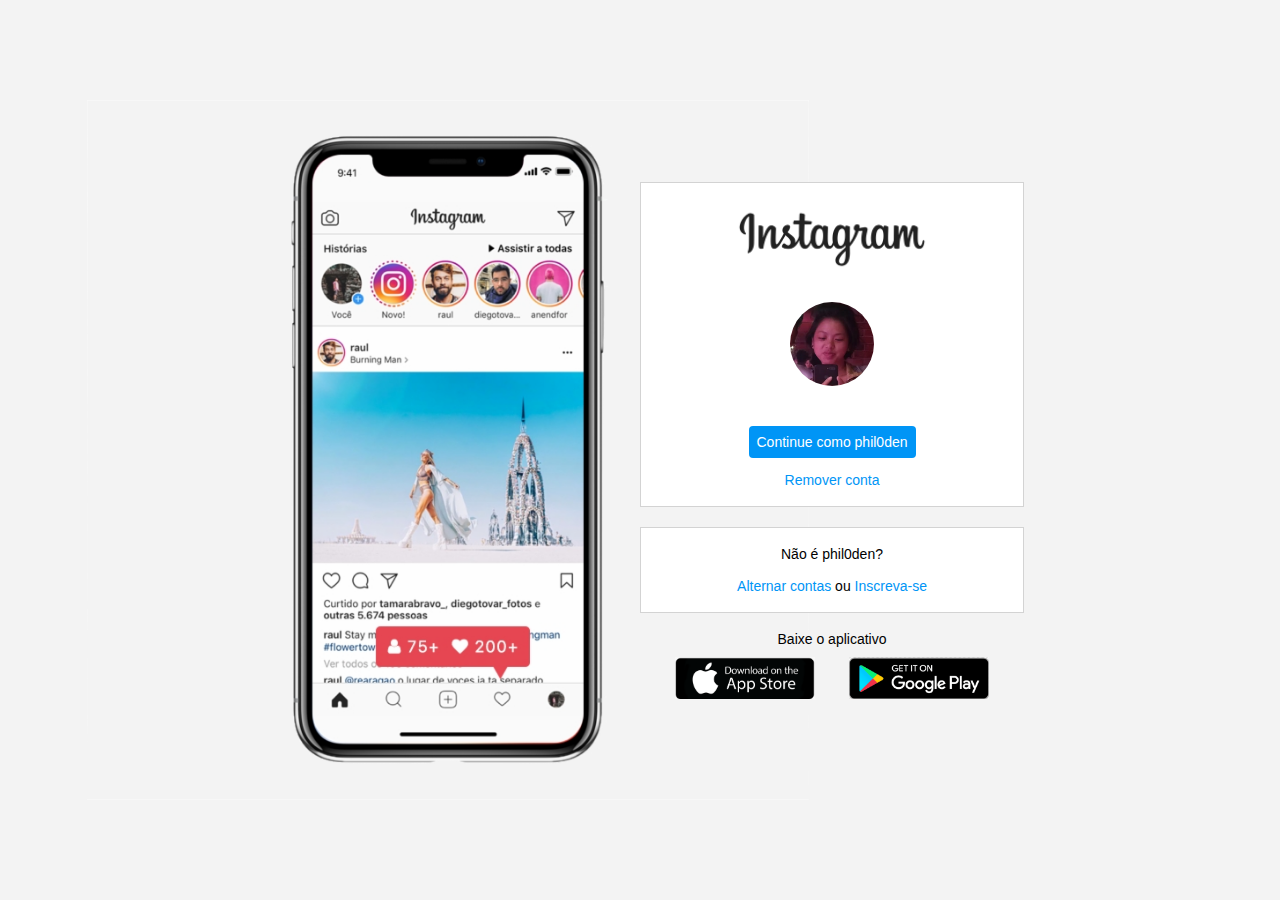
<file: Desafios/Desafio 01_Instagram/index.html>
<!DOCTYPE html>
<html lang="en">
<head>
    <meta charset="UTF-8">
    <meta http-equiv="X-UA-Compatible" content="IE=edge">
    <meta name="viewport" content="width=device-width, initial-scale=1.0">
    <link rel="stylesheet" href="style.css">
    <title>Instagram</title>
</head>
<body>
    <div class="principal">
        <div class="instagram-wrapper">
            <div class="instagram-phone">
                <img src="iphone_instagram2.png" alt="imagem celular">
            </div>
            <div class="instagram-continue">
                <div class="group">
                    <img src="Instagram_logo.png" alt="logo do instagram" class="instagram-logo">
                    <div class="profile-photo">
                        <img src="profile.jpeg" alt="profile-photo">
                    </div>
                    <a href="#" class="instagram-login">Continue como phil0den</a>
                    <a href="#" class="instagram-logout">Remover conta</a>
                </div>
                <div class="group">
                    <p class="not-account">Não é phil0den?</p><br>
                    <p class="not-ccount">
                        <span class="link-blue">Alternar contas</span>
                        
                        ou
                        <span class="link-blue">Inscreva-se</span>
                    </p>
                </div>
                <div class="get-the-app">
                    <p class="get-app">Baixe o aplicativo</p>
                    <div class="download">
                        <a href="#" class="app-download"></a>
                        <a href="#" class="app-download"></a>
                    </div>
                </div>
            </div>
        </div>
    </div>
</body>
</html>
</file>
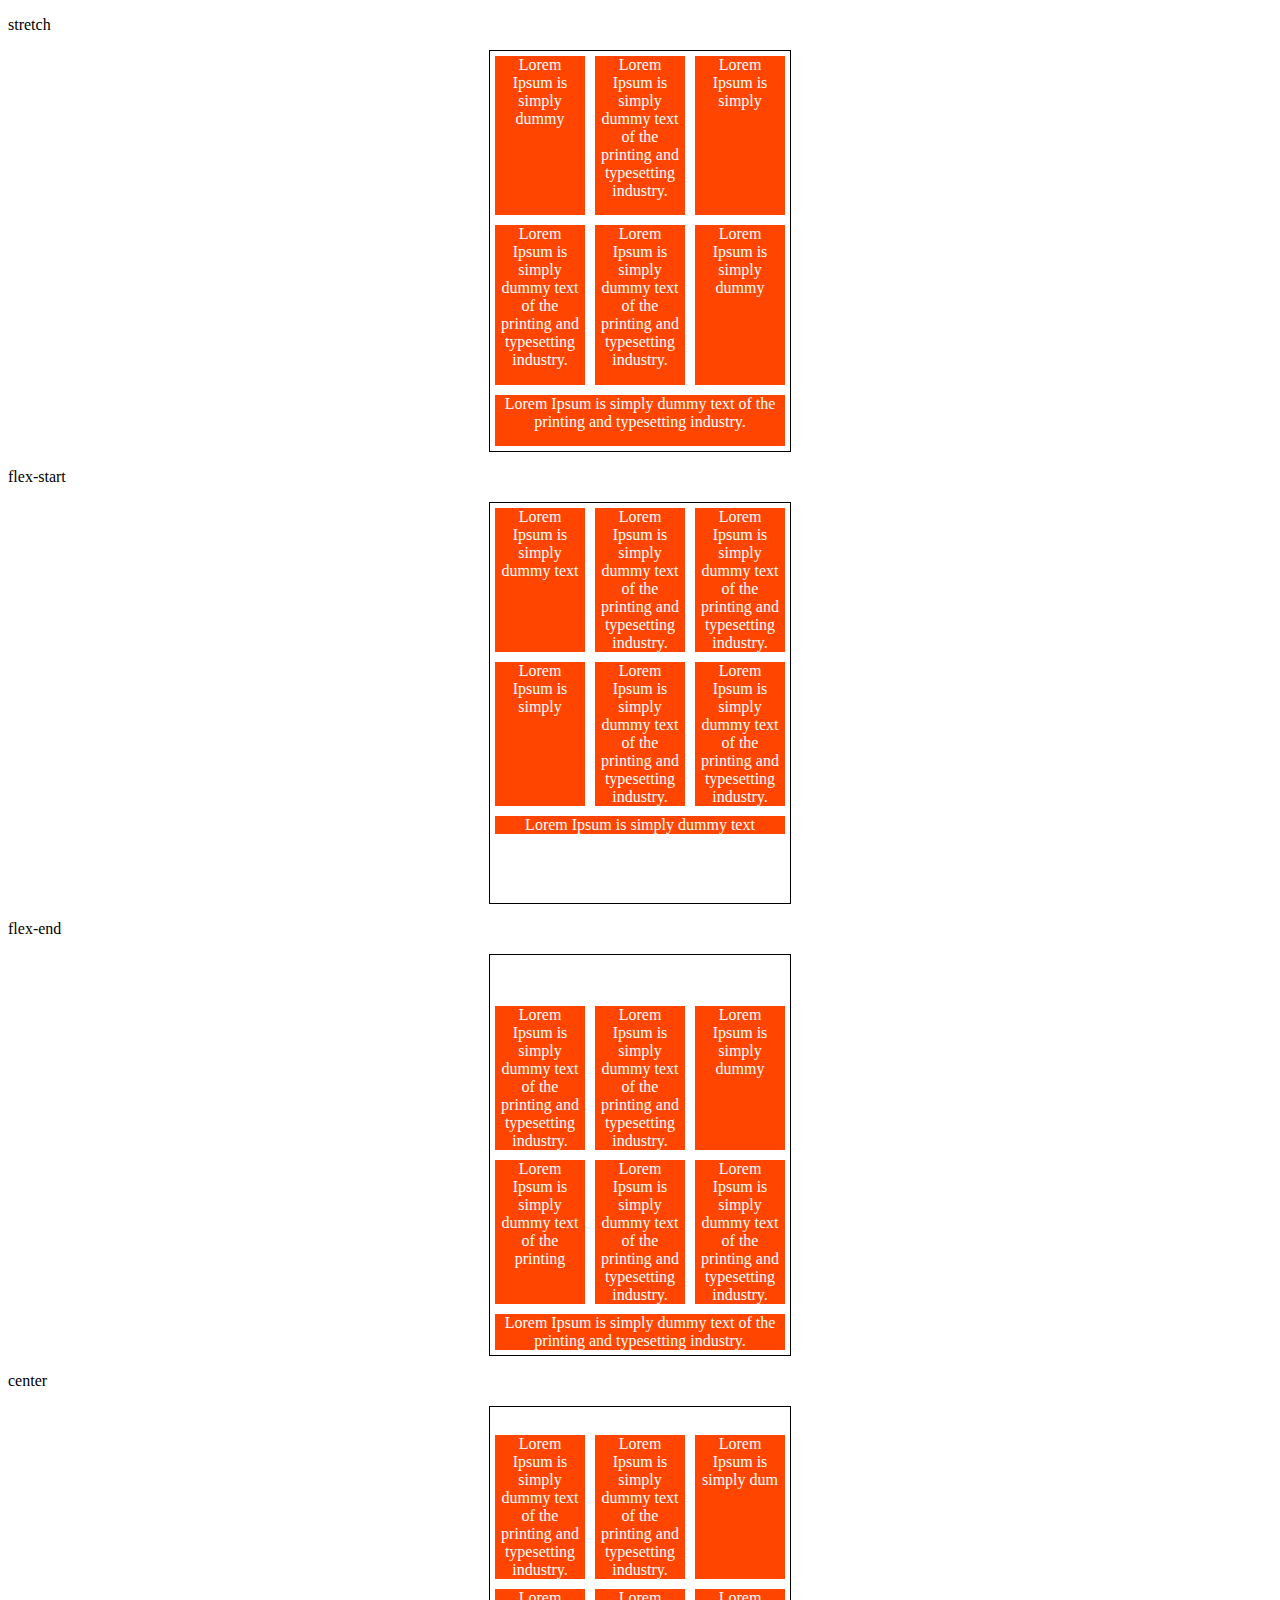
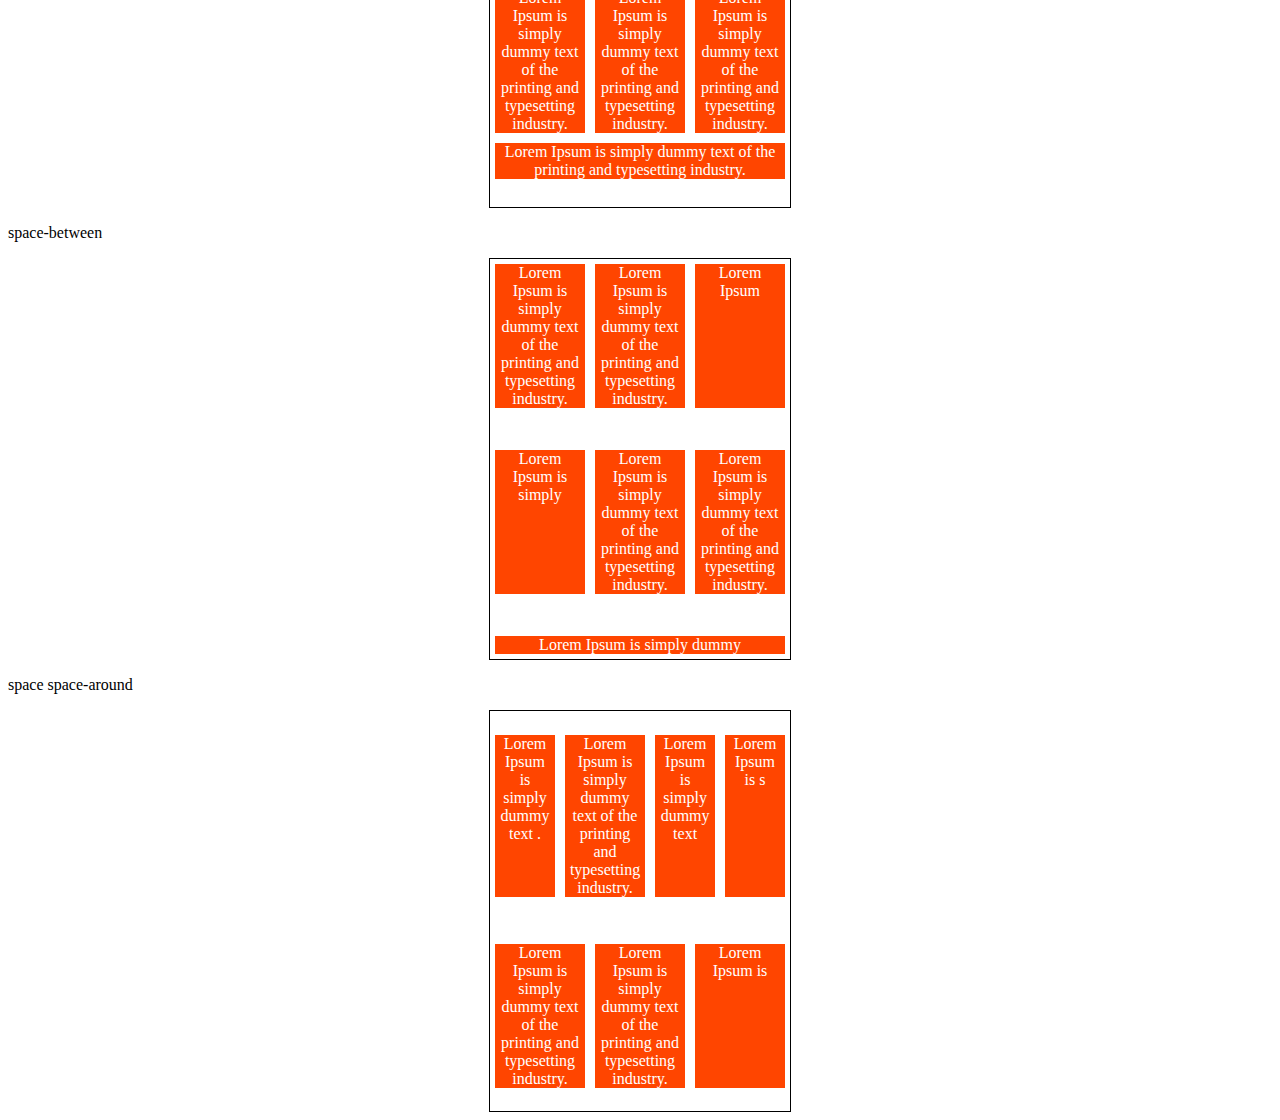
<file: Flexbox em CSS5/align_content.html>
<!DOCTYPE html>
<html lang="en">
<head>
    <meta charset="UTF-8">
    <meta http-equiv="X-UA-Compatible" content="IE=edge">
    <meta name="viewport" content="width=device-width, initial-scale=1.0">
    <title>Align_content</title>
    <style>
        .container{
            height: 400px;
            max-width: 300px;
            margin: 0 auto;
            display: flex;
            flex-wrap: wrap;
            border: 1px solid black;
        }

        .item{
            background-color: orangered;
            padding: 0 5px;
            margin: 5px;
            flex: 1;
            text-align: center;
            color: white;
        }
        .stretch{
            align-content: stretch;
        }

        .flex-start{
            align-content: flex-start;
        }

        .flex-end{
            align-content: flex-end;
        }

        .center{
            align-content: center;
        }

        .space-between{
            align-content: space-between;
        }

        .space-around{
            align-content: space-around;
        }
    </style>
</head>
<body>
    <p>stretch</p>
    <div class="container stretch">
        <div class="item">Lorem Ipsum is simply dummy </div>
        <div class="item">Lorem Ipsum is simply dummy text of the printing and typesetting industry.</div>
        <div class="item">Lorem Ipsum is simply </div>
        <div class="item">Lorem Ipsum is simply dummy text of the printing and typesetting industry. </div>
        <div class="item">Lorem Ipsum is simply dummy text of the printing and typesetting industry.</div>
        <div class="item">Lorem Ipsum is simply dummy </div>
        <div class="item">Lorem Ipsum is simply dummy text of the printing and typesetting industry.</div>
    </div>

    <p>flex-start</p>
    <div class="container flex-start">
        <div class="item">Lorem Ipsum is simply dummy text </div>
        <div class="item">Lorem Ipsum is simply dummy text of the printing and typesetting industry.</div>
        <div class="item">Lorem Ipsum is simply dummy text of the printing and typesetting industry.  </div>
        <div class="item">Lorem Ipsum is simply </div>
        <div class="item">Lorem Ipsum is simply dummy text of the printing and typesetting industry.</div>
        <div class="item">Lorem Ipsum is simply dummy text of the printing and typesetting industry.</div>
        <div class="item">Lorem Ipsum is simply dummy text </div>
    </div>

    <p>flex-end</p>
    <div class="container flex-end">
        <div class="item">Lorem Ipsum is simply dummy text of the printing and typesetting industry.</div>
        <div class="item">Lorem Ipsum is simply dummy text of the printing and typesetting industry.</div>
        <div class="item">Lorem Ipsum is simply dummy </div>
        <div class="item">Lorem Ipsum is simply dummy text of the printing</div>
        <div class="item">Lorem Ipsum is simply dummy text of the printing and typesetting industry.</div>
        <div class="item">Lorem Ipsum is simply dummy text of the printing and typesetting industry.</div>
        <div class="item">Lorem Ipsum is simply dummy text of the printing and typesetting industry.</div>
    </div>

    <p>center</p>
    <div class="container center">
        <div class="item">Lorem Ipsum is simply dummy text of the printing and typesetting industry.</div>
        <div class="item">Lorem Ipsum is simply dummy text of the printing and typesetting industry.</div>
        <div class="item">Lorem Ipsum is simply dum</div>
        <div class="item">Lorem Ipsum is simply dummy text of the printing and typesetting industry. </div>
        <div class="item">Lorem Ipsum is simply dummy text of the printing and typesetting industry.</div>
        <div class="item">Lorem Ipsum is simply dummy text of the printing and typesetting industry.</div>
        <div class="item">Lorem Ipsum is simply dummy text of the printing and typesetting industry.</div>
    </div>

    <p>space-between</p>
    <div class="container space-between">
        <div class="item">Lorem Ipsum is simply dummy text of the printing and typesetting industry.</div>
        <div class="item">Lorem Ipsum is simply dummy text of the printing and typesetting industry.</div>
        <div class="item">Lorem Ipsum </div>
        <div class="item">Lorem Ipsum is simply </div>
        <div class="item">Lorem Ipsum is simply dummy text of the printing and typesetting industry.</div>
        <div class="item">Lorem Ipsum is simply dummy text of the printing and typesetting industry.</div>
        <div class="item">Lorem Ipsum is simply dummy </div>
    </div>

    <p>space space-around</p>
    <div class="container space-around">
        <div class="item">Lorem Ipsum is simply dummy text .</div>
        <div class="item">Lorem Ipsum is simply dummy text of the printing and typesetting industry.</div>
        <div class="item">Lorem Ipsum is simply dummy text  </div>
        <div class="item">Lorem Ipsum is s </div>
        <div class="item">Lorem Ipsum is simply dummy text of the printing and typesetting industry.</div>
        <div class="item">Lorem Ipsum is simply dummy text of the printing and typesetting industry.</div>
        <div class="item">Lorem Ipsum is </div>
    </div>
</body>
</html>
</file>
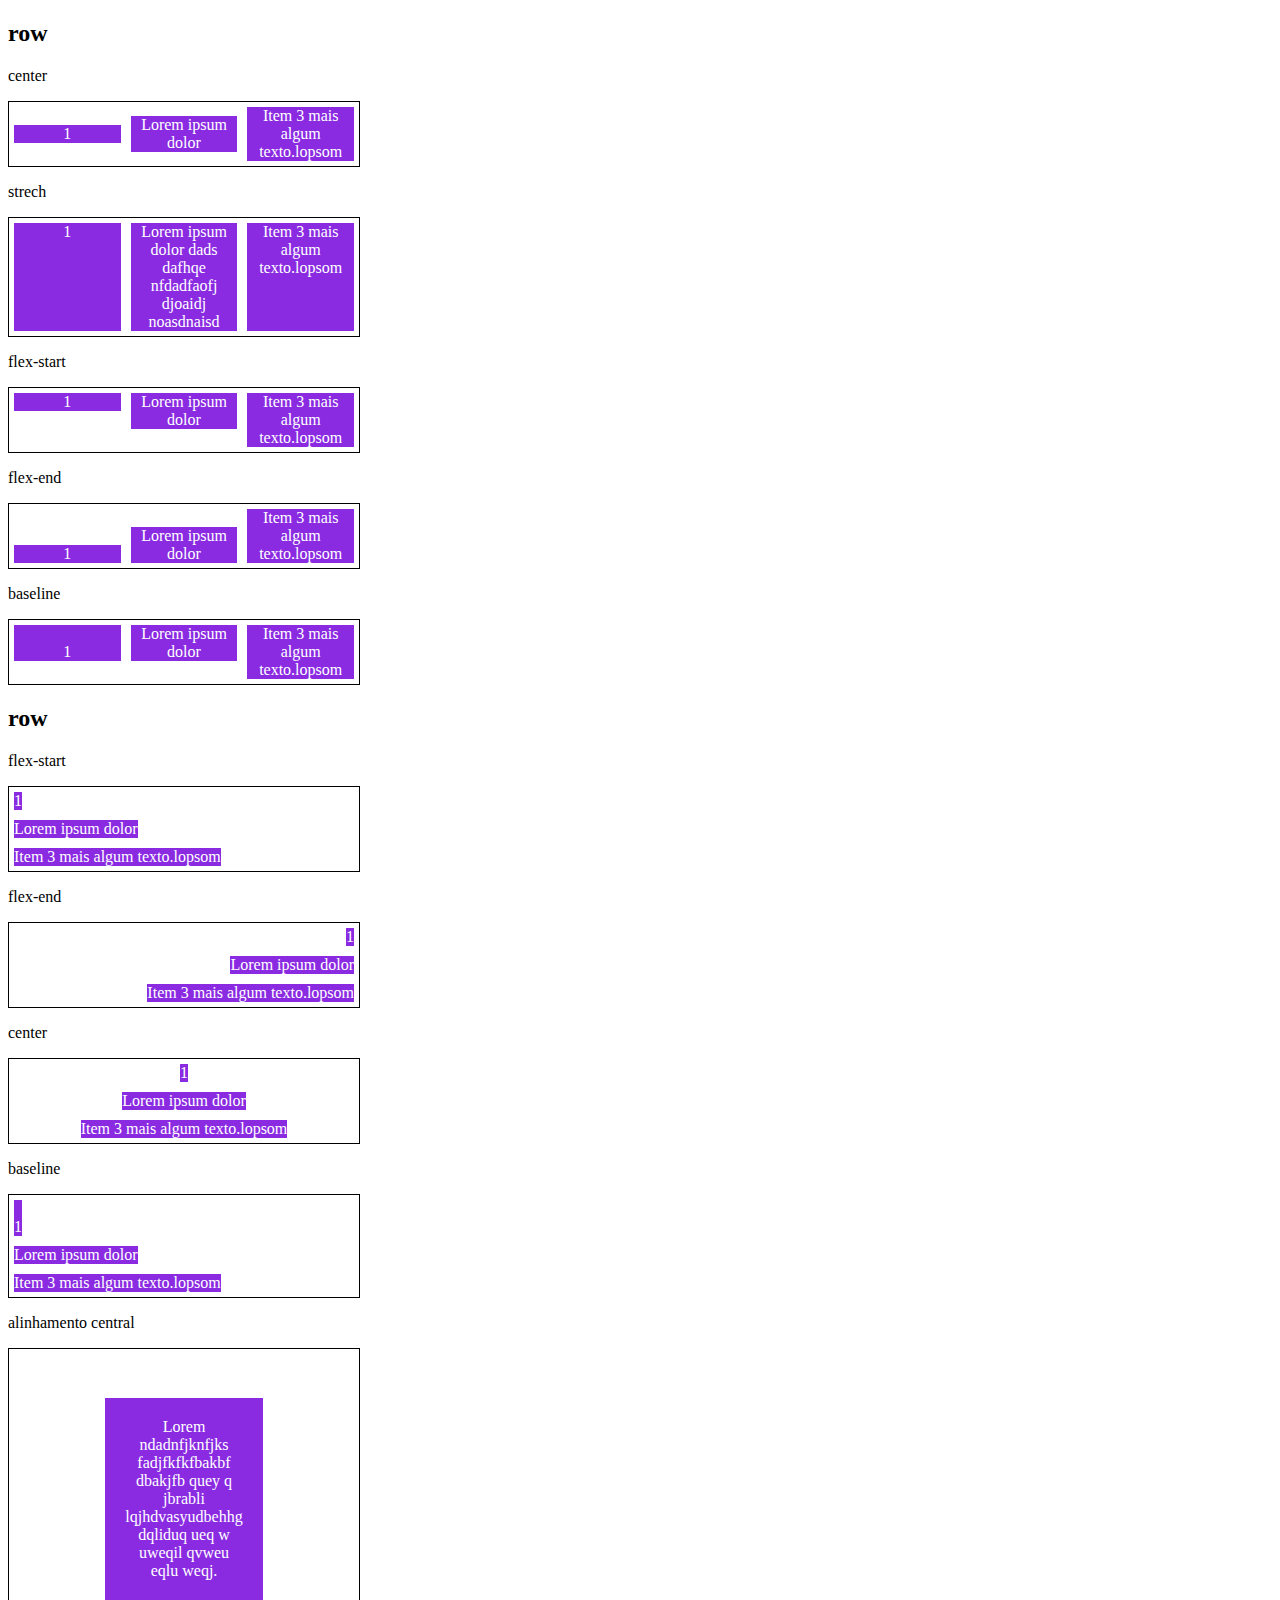
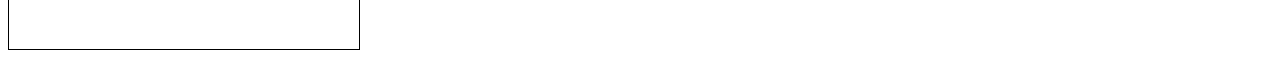
<file: Flexbox em CSS5/align_itens.html>
<!DOCTYPE html>
<html lang="en">
<head>
    <meta charset="UTF-8">
    <meta http-equiv="X-UA-Compatible" content="IE=edge">
    <meta name="viewport" content="width=device-width, initial-scale=1.0">
    <title>Align items</title>
</head>

<style>
    .container{
        max-width: 350px;
        border: 1px solid black;
        display: flex;
    }

    .item{
        background-color: blueviolet;
        margin: 5px;
        color: white;
        text-align: center;
        flex: 1;
    }

    .flex{
        flex: 1;
    }

    .center{
        align-items: center;
    }

    .strech{
        align-items: stretch;
    }

    .flex-start{
        align-items: flex-start;
    }

    .flex-end{
        align-items: flex-end;
    }

    .baseline{
        align-items: baseline;
    }

    .column{
        flex-direction: column;
    }

    .central{
        height: 300px;
        justify-content: center;
    }

    .central .item{
        flex: 0;
        padding: 20px;
    }
</style>
<body>

    <h2>row</h2>
    <p>center</p>
    <section class="container center flex">
        <div class="item">1</div>
        <div class="item">Lorem ipsum dolor</div>
        <div class="item"> Item 3 mais algum texto.lopsom</div>
    </section>

    <p>strech</p>
    <section class="container strech flex">
        <div class="item">1</div>
        <div class="item">Lorem ipsum dolor dads dafhqe nfdadfaofj djoaidj noasdnaisd</div>
        <div class="item"> Item 3 mais algum texto.lopsom</div>
    </section>

    <p>flex-start</p>
    <section class="container flex-start flex">
        <div class="item">1</div>
        <div class="item">Lorem ipsum dolor</div>
        <div class="item"> Item 3 mais algum texto.lopsom</div>
    </section>

    <p>flex-end</p>
    <section class="container flex-end flex">
        <div class="item">1</div>
        <div class="item">Lorem ipsum dolor</div>
        <div class="item"> Item 3 mais algum texto.lopsom</div>
    </section>

    <p>baseline</p>
    <section class="container baseline flex">
        <div class="item"><br>1</div>
        <div class="item">Lorem ipsum dolor</div>
        <div class="item"> Item 3 mais algum texto.lopsom</div>
    </section>

    <h2>row</h2>

    <p>flex-start</p>
    <section class="container flex-start flex column">
        <div class="item">1</div>
        <div class="item">Lorem ipsum dolor</div>
        <div class="item"> Item 3 mais algum texto.lopsom</div>
    </section>

    <p>flex-end</p>
    <section class="container flex-end flex column">
        <div class="item">1</div>
        <div class="item">Lorem ipsum dolor</div>
        <div class="item"> Item 3 mais algum texto.lopsom</div>
    </section>

    <p>center</p>
    <section class="container center flex column">
        <div class="item">1</div>
        <div class="item">Lorem ipsum dolor</div>
        <div class="item"> Item 3 mais algum texto.lopsom</div>
    </section>

    <p>baseline</p>
    <section class="container baseline flex column">
        <div class="item"><br>1</div>
        <div class="item">Lorem ipsum dolor</div>
        <div class="item"> Item 3 mais algum texto.lopsom</div>
    </section>

    <p>alinhamento central</p>
    <section class="container central center">
        <div class="item">Lorem ndadnfjknfjks
            fadjfkfkfbakbf dbakjfb quey q jbrabli
            lqjhdvasyudbehhg dqliduq ueq w uweqil 
             qvweu eqlu weqj.
        </div>
    </section>

</body>
</html>
</file>
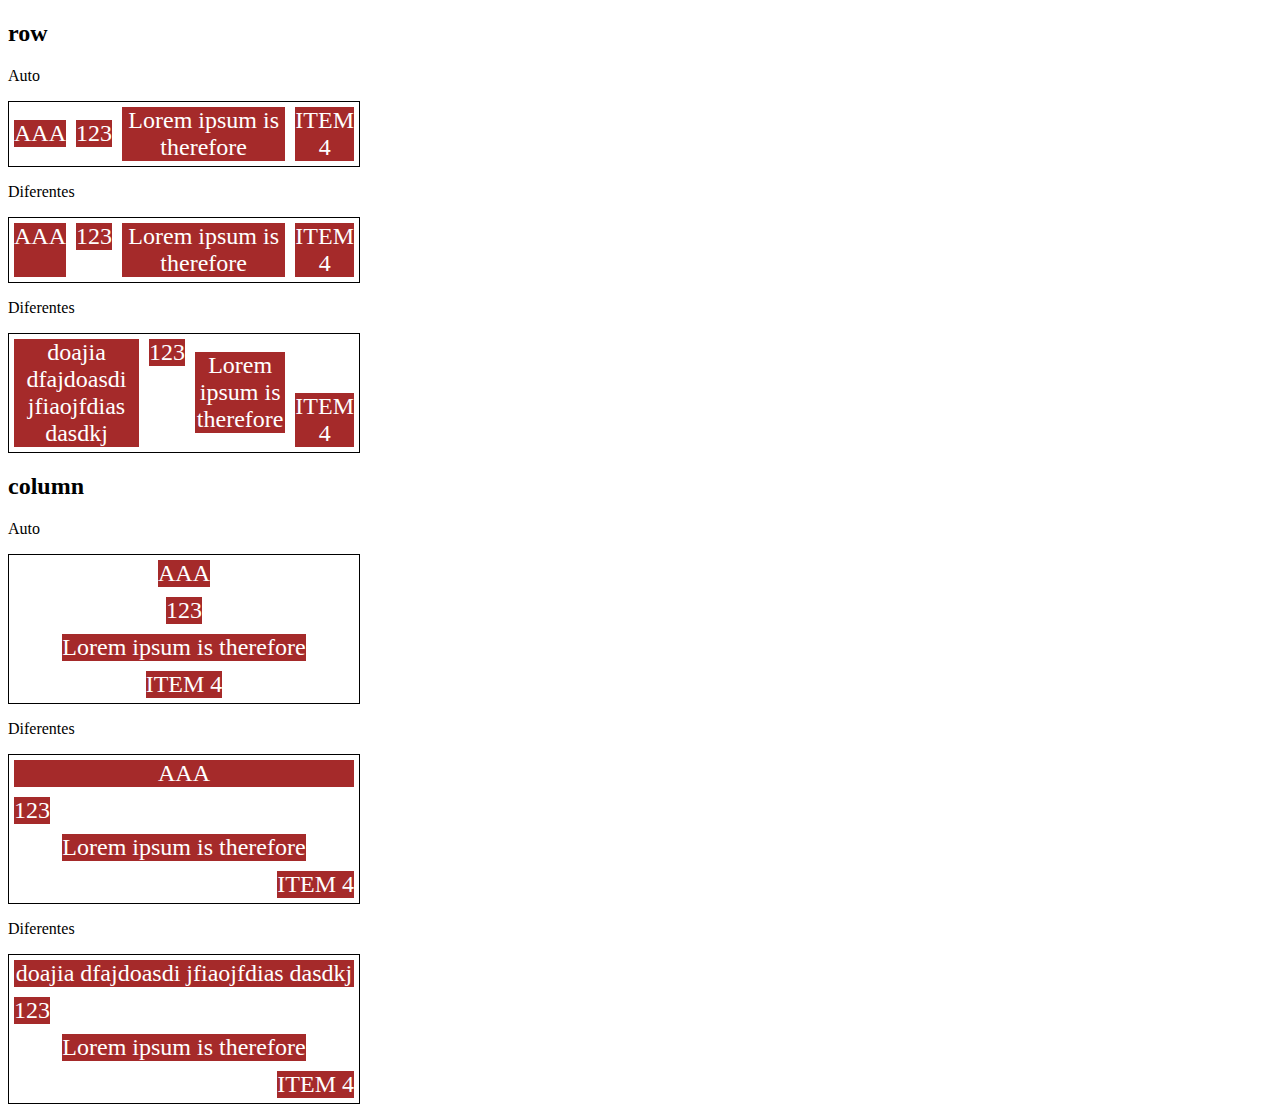
<file: Flexbox em CSS5/align_self.html>
<!DOCTYPE html>
<html lang="en">
<head>
    <meta charset="UTF-8">
    <meta http-equiv="X-UA-Compatible" content="IE=edge">
    <meta name="viewport" content="width=device-width, initial-scale=1.0">
    <title>Align-self</title>

    <style>
        .container{
            max-width: 350px;
            border: 1px solid;
            margin-bottom: 10px;
            display: flex;
        }

        .align-container{
            align-items: center;
        }

        .item{
            background-color: brown;
            color: white;
            font-size: 24px;
            text-align: center;
            margin: 5px;
        }

        .center{
            align-self: center;
        }

        .start{
            align-self: flex-start;
        }

        .end{
            align-self: flex-end;
        }

        .baseline{
            align-self: baseline;
        }

        .stretch{
            align-self: stretch;
        }

        .auto{
            align-self: auto;
        }

        .direction{
            flex-direction: column;
        }
    </style>
</head>

<body>
    <h2>row</h2>
    <p>Auto</p>
    <section class="container align-container">
        <div class="item auto">AAA</div>
        <div class="item auto">123</div>
        <div class="item auto">Lorem ipsum is therefore</div>
        <div class="item auto">ITEM 4</div>
    </section>

    <p>Diferentes</p>
    <section class="container ">
        <div class="item stretch">AAA</div>
        <div class="item start">123</div>
        <div class="item center">Lorem ipsum is therefore</div>
        <div class="item end">ITEM 4</div>
    </section>

    <p>Diferentes</p>
    <section class="container ">
        <div class="item stretch">doajia dfajdoasdi jfiaojfdias dasdkj</div>
        <div class="item start">123</div>
        <div class="item center">Lorem ipsum is therefore</div>
        <div class="item end">ITEM 4</div>
    </section>

    <h2>column</h2>

    <p>Auto</p>
    <section class="container align-container direction">
        <div class="item auto">AAA</div>
        <div class="item auto">123</div>
        <div class="item auto">Lorem ipsum is therefore</div>
        <div class="item auto">ITEM 4</div>
    </section>

    <p>Diferentes</p>
    <section class="container direction">
        <div class="item stretch">AAA</div>
        <div class="item start">123</div>
        <div class="item center">Lorem ipsum is therefore</div>
        <div class="item end">ITEM 4</div>
    </section>

    <p>Diferentes</p>
    <section class="container direction">
        <div class="item stretch">doajia dfajdoasdi jfiaojfdias dasdkj</div>
        <div class="item start">123</div>
        <div class="item center">Lorem ipsum is therefore</div>
        <div class="item end">ITEM 4</div>
    </section>
</body>
</html>
</file>
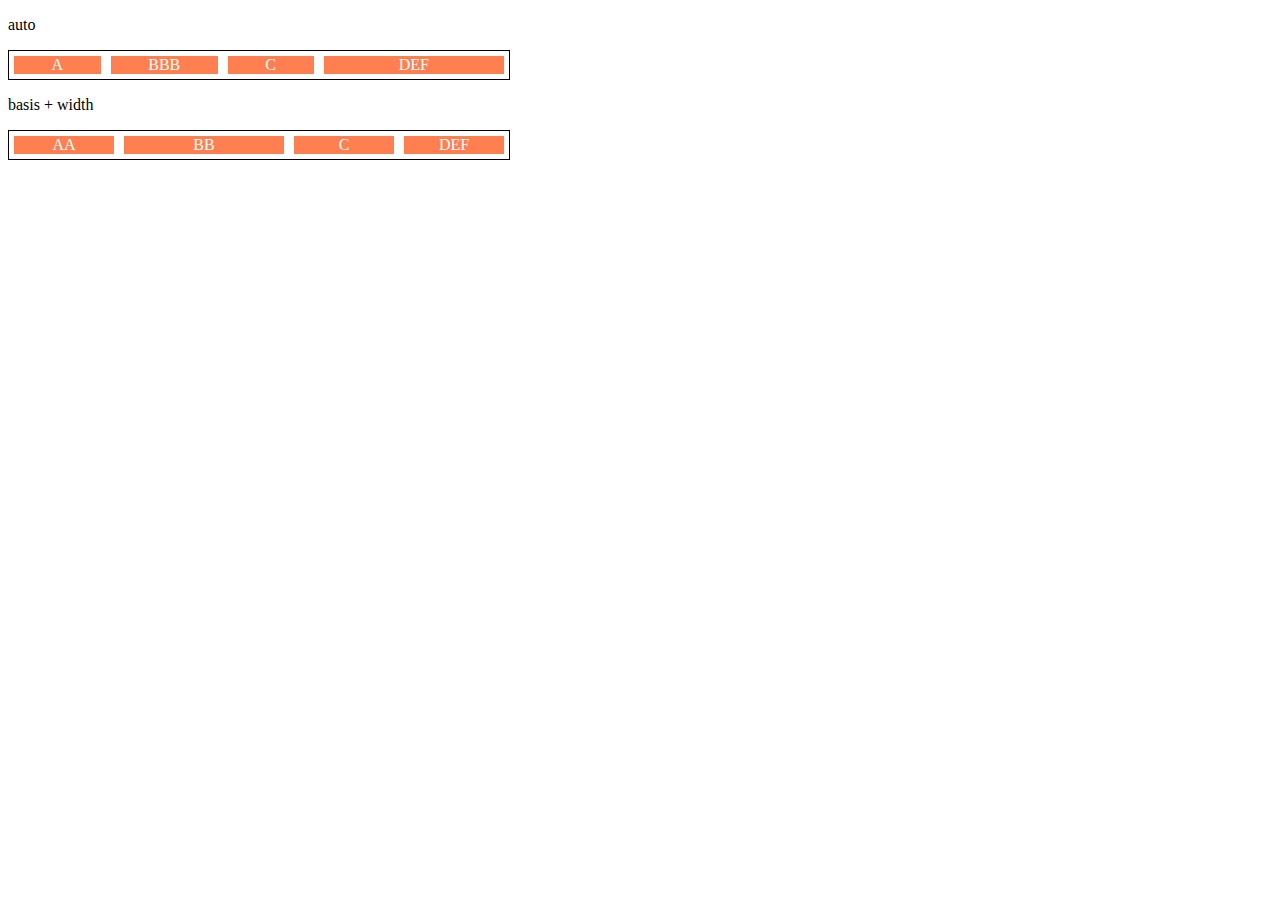
<file: Flexbox em CSS5/flex-basis.html>
<!DOCTYPE html>
<html lang="en">
<head>
    <meta charset="UTF-8">
    <meta http-equiv="X-UA-Compatible" content="IE=edge">
    <meta name="viewport" content="width=device-width, initial-scale=1.0">
    <title>Flex-basis</title>

    <style>
        .container{
            max-width: 500px;
            border: 1px solid black;
            display: flex;
        }

        .item{
            background-color: coral;
            color: white;
            text-align: center;
            margin: 5px;
        }

        .b_auto{
            flex-basis: auto;
        }

        .fg-0{
            flex-grow: 0;
        }

        .fg-1{
            flex-grow: 1;
        }

        .fg-2{
            flex-grow: 2;
        }

        .b-0{
            flex-basis: 0;
        }

        .w100{
            flex-basis: 100px;
        }
    </style>
</head>
<body>

    <p>auto</p>
    <div class="container">
        <div class="item b_auto fg-1">A</div>
        <div class="item b_auto fg-1">BBB</div>
        <div class="item b_auto fg-1">C</div>
        <div class="item b_auto fg-2">DEF</div>
    </div>
    
    <p>basis + width</p>
    <div class="container">
        <div class="item w100 fg-0">AA</div>
        <div class="item w100 fg-2">BB</div>
        <div class="item w100">C</div>
        <div class="item w100">DEF</div>
    </div>
</body>
</html>
</file>
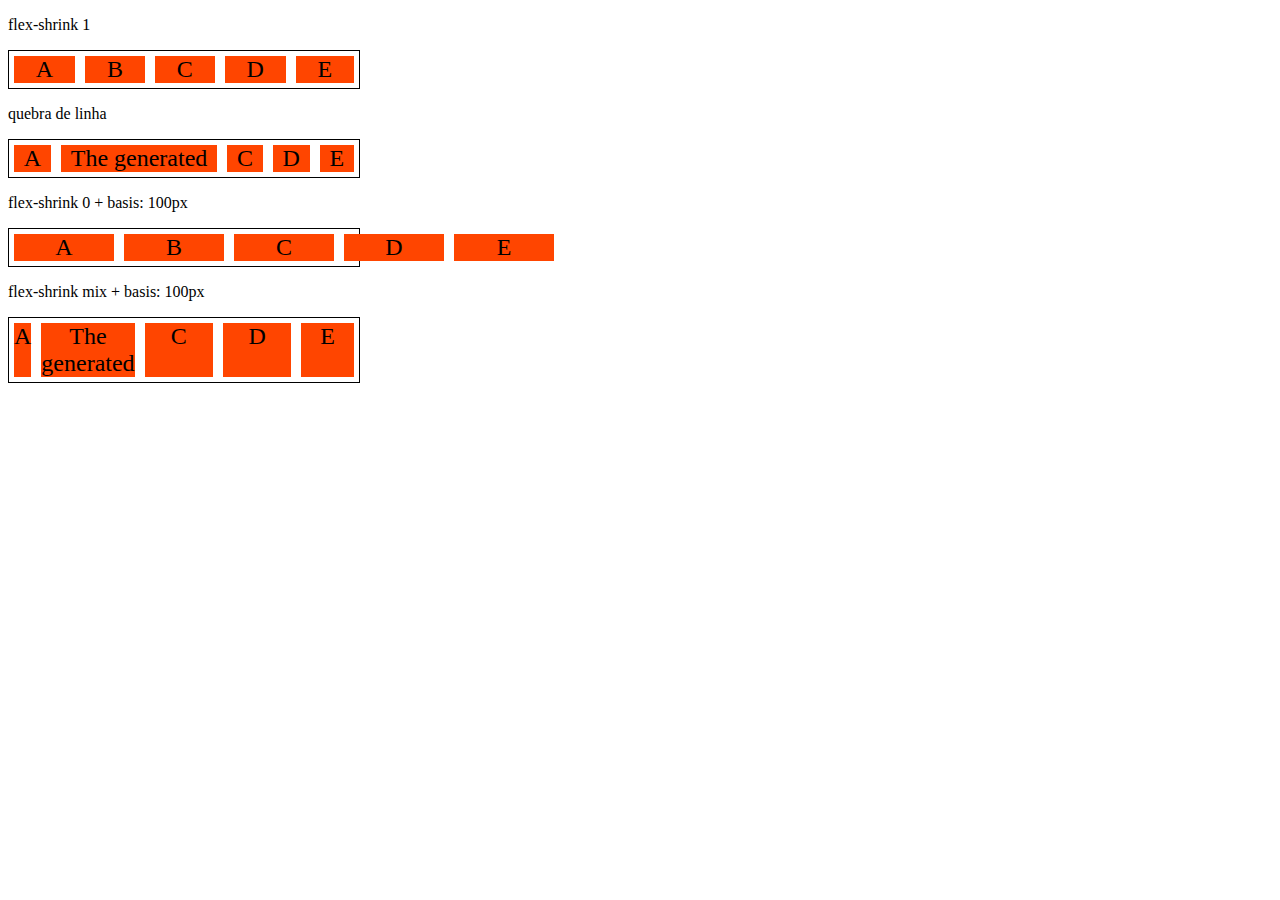
<file: Flexbox em CSS5/flex-shrink.html>
<!DOCTYPE html>
<html lang="en">
<head>
    <meta charset="UTF-8">
    <meta http-equiv="X-UA-Compatible" content="IE=edge">
    <meta name="viewport" content="width=device-width, initial-scale=1.0">
    <title>flex-shrink</title>

    <style>
        .container{
            display: flex;
            border: 1px solid black;
            max-width: 350px;
            margin-bottom: 10px;
        }

        .item{
            background-color: orangered;
            font-size: 24px;
            text-align: center;
            margin: 5px;
        }

        .s-1{
            flex-shrink: 1;
        }

        .s-0{
            flex-shrink: 0;
            flex-basis: 100px;
        }

        .s-2{
            flex-shrink: 2;
            flex-basis: 100px;
        }

        .s-3{
            flex-shrink: 3;
            flex-basis: 100px;
        }

        .fg-1{
            flex-grow: 1;
        }
    </style>
</head>
<body>

    <p>flex-shrink 1</p>
    <div class="container">
        <div class="item s-1 fg-1">A</div>
        <div class="item s-1 fg-1">B</div>
        <div class="item s-1 fg-1">C</div>
        <div class="item s-1 fg-1">D</div>
        <div class="item s-1 fg-1">E</div>
    </div>

    <p>quebra de linha</p>
    <div class="container">
        <div class="item s-1 fg-1">A</div>
        <div class="item s-1 fg-1">The generated</div>
        <div class="item s-1 fg-1">C</div>
        <div class="item s-1 fg-1">D</div>
        <div class="item s-1 fg-1">E</div>
    </div>

    <p>flex-shrink 0 + basis: 100px</p>
    <div class="container">
        <div class="item s-0 fg-1">A</div>
        <div class="item s-0 fg-1">B</div>
        <div class="item s-0 fg-1">C</div>
        <div class="item s-0 fg-1">D</div>
        <div class="item s-0 fg-1">E</div>
    </div>

    <p>flex-shrink mix + basis: 100px</p>
    <div class="container">
        <div class="item s-1 fg-1">A</div>
        <div class="item s-2 fg-1">The generated</div>
        <div class="item s-2 fg-1">C</div>
        <div class="item s-2 fg-1">D</div>
        <div class="item s-3 fg-1">E</div>
    </div>
</body>
</html>
</file>
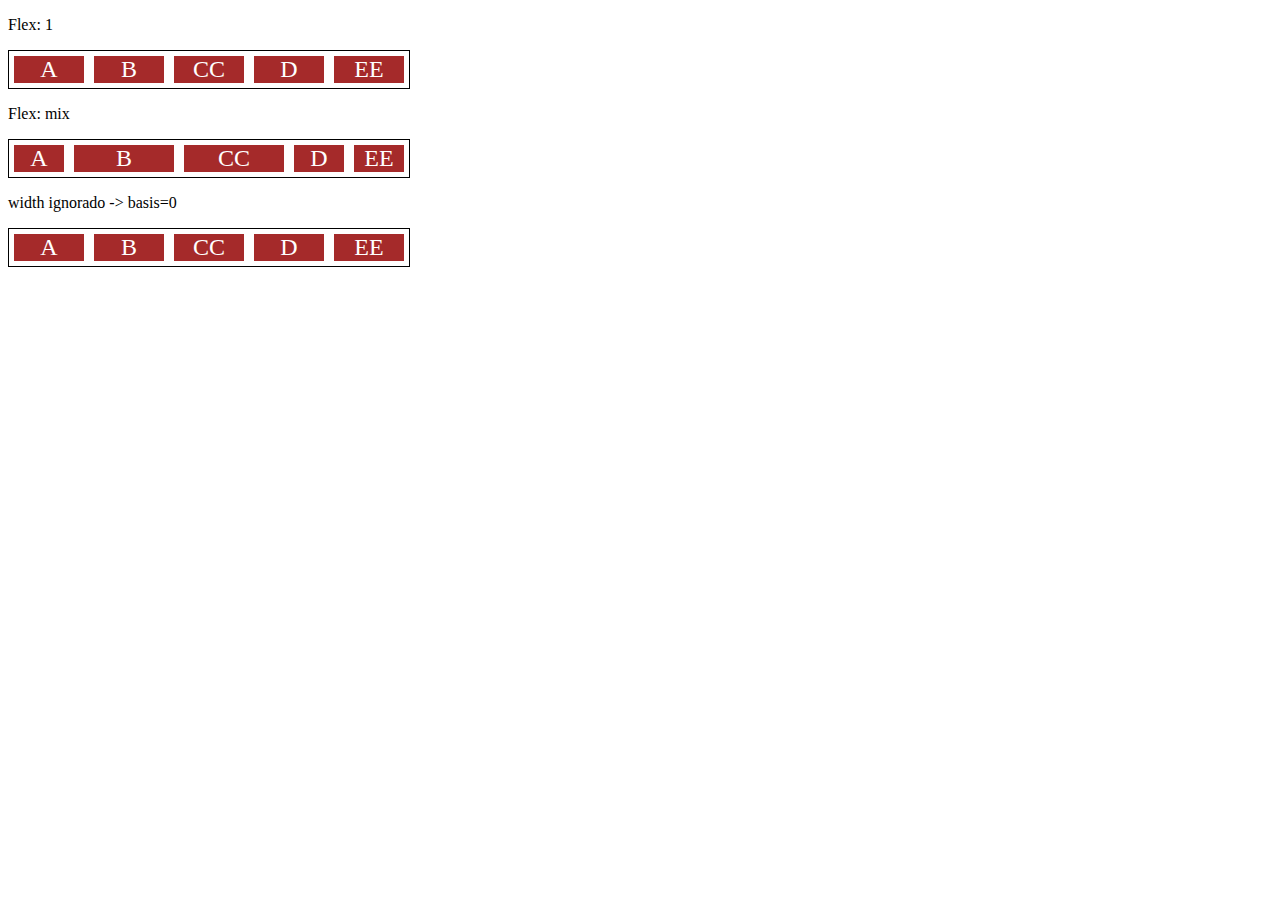
<file: Flexbox em CSS5/flex.html>
<!DOCTYPE html>
<html lang="en">
<head>
    <meta charset="UTF-8">
    <meta http-equiv="X-UA-Compatible" content="IE=edge">
    <meta name="viewport" content="width=device-width, initial-scale=1.0">
    <title>Flex</title>
    <style>
        .container{
            display: flex;
            border: 1px solid black;
            max-width: 400px;
            margin-bottom: 10px;
        }

        .item{
            background-color: brown;
            color: white;
            font-size: 24px;
            text-align: center;
            margin: 5px;
        }

        .flex-1{
            flex: 1;
            /* grow = 1, shrink = 1, basis = 0 */
        }

        .flex-2{
            flex: 2;
            /* grow = 2, shrink = 1, basis = 0 */
        }

        .largura{
            width: 200px;
        }
    </style>
</head>
<body>

    <p>Flex: 1</p>
    <div class="container">
        <div class="item flex-1">A</div>
        <div class="item flex-1">B</div>
        <div class="item flex-1">CC</div>
        <div class="item flex-1">D</div>
        <div class="item flex-1">EE</div>
    </div>

    <p>Flex: mix</p>
    <div class="container">
        <div class="item flex-1">A</div>
        <div class="item flex-2">B</div>
        <div class="item flex-2">CC</div>
        <div class="item flex-1">D</div>
        <div class="item flex-1">EE</div>
    </div>

   <p>width ignorado -> basis=0</p>
    <div class="container">
        <div class="item flex-1 largura">A</div>
        <div class="item flex-1 largura">B</div>
        <div class="item flex-1 largura">CC</div>
        <div class="item flex-1 largura">D</div>
        <div class="item flex-1 largura">EE</div>
    </div>
</body>
</html>
</file>
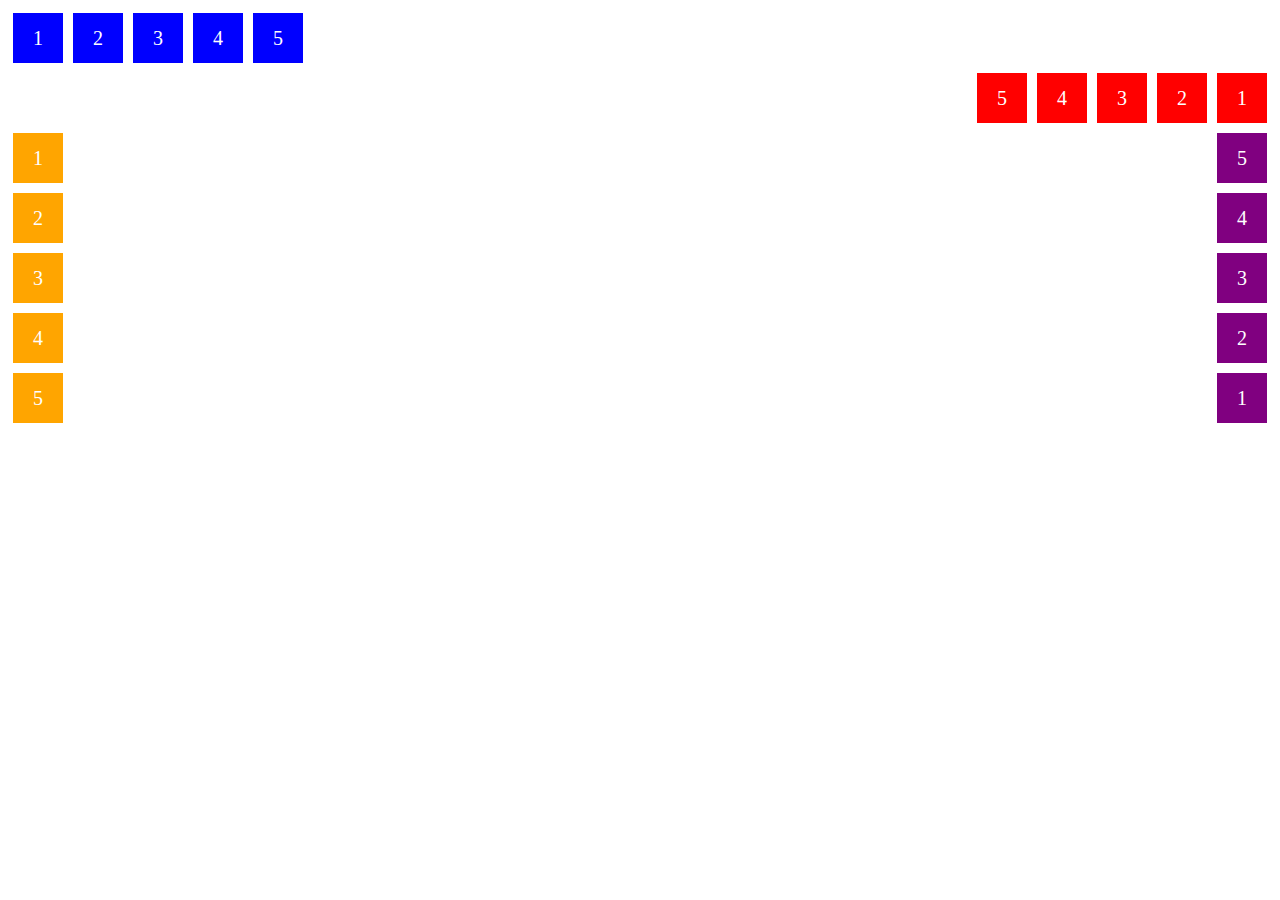
<file: Flexbox em CSS5/flex_direction.html>
<!DOCTYPE html>
<html lang="en">
<head>
    <meta charset="UTF-8">
    <meta http-equiv="X-UA-Compatible" content="IE=edge">
    <meta name="viewport" content="width=device-width, initial-scale=1.0">
    <title>Fundamentos - Flex direction</title>

    <style>
        .flex-container{
            margin: 0;
            padding: 0;
            display: flex;
            list-style: none;
        }

        .flex-item{
            background: blue;
            height: 50px;
            width: 50px;
            line-height: 50px;
            font-size: 20px;
            color: white;
            text-align: center;
            margin: 5px;
        }

        .row{
            flex-direction: row;
        }
        .row-reverse{
            flex-direction: row-reverse;
        }
        .row-reverse li{
            background-color: red;
        }

        .column{
            float: left;
            flex-direction: column;
        }
        .column li{
            background-color: orange;
        }

        .column-reverse{
            float: right;
            flex-direction: column-reverse;
        }

        .column-reverse li{
            background-color: purple;
        }
    </style>
</head>
<body>
    <ul class="flex-container row">
        <li class="flex-item">1</li>
        <li class="flex-item">2</li>
        <li class="flex-item">3</li>
        <li class="flex-item">4</li>
        <li class="flex-item">5</li>   
    </ul>

    <ul class="flex-container row-reverse">
        <li class="flex-item">1</li>
        <li class="flex-item">2</li>
        <li class="flex-item">3</li>
        <li class="flex-item">4</li>
        <li class="flex-item">5</li>   
    </ul>

    <ul class="flex-container column">
        <li class="flex-item">1</li>
        <li class="flex-item">2</li>
        <li class="flex-item">3</li>
        <li class="flex-item">4</li>
        <li class="flex-item">5</li>   
    </ul>

    <ul class="flex-container column-reverse">
        <li class="flex-item">1</li>
        <li class="flex-item">2</li>
        <li class="flex-item">3</li>
        <li class="flex-item">4</li>
        <li class="flex-item">5</li>   
    </ul>
</body>
</html>
</file>
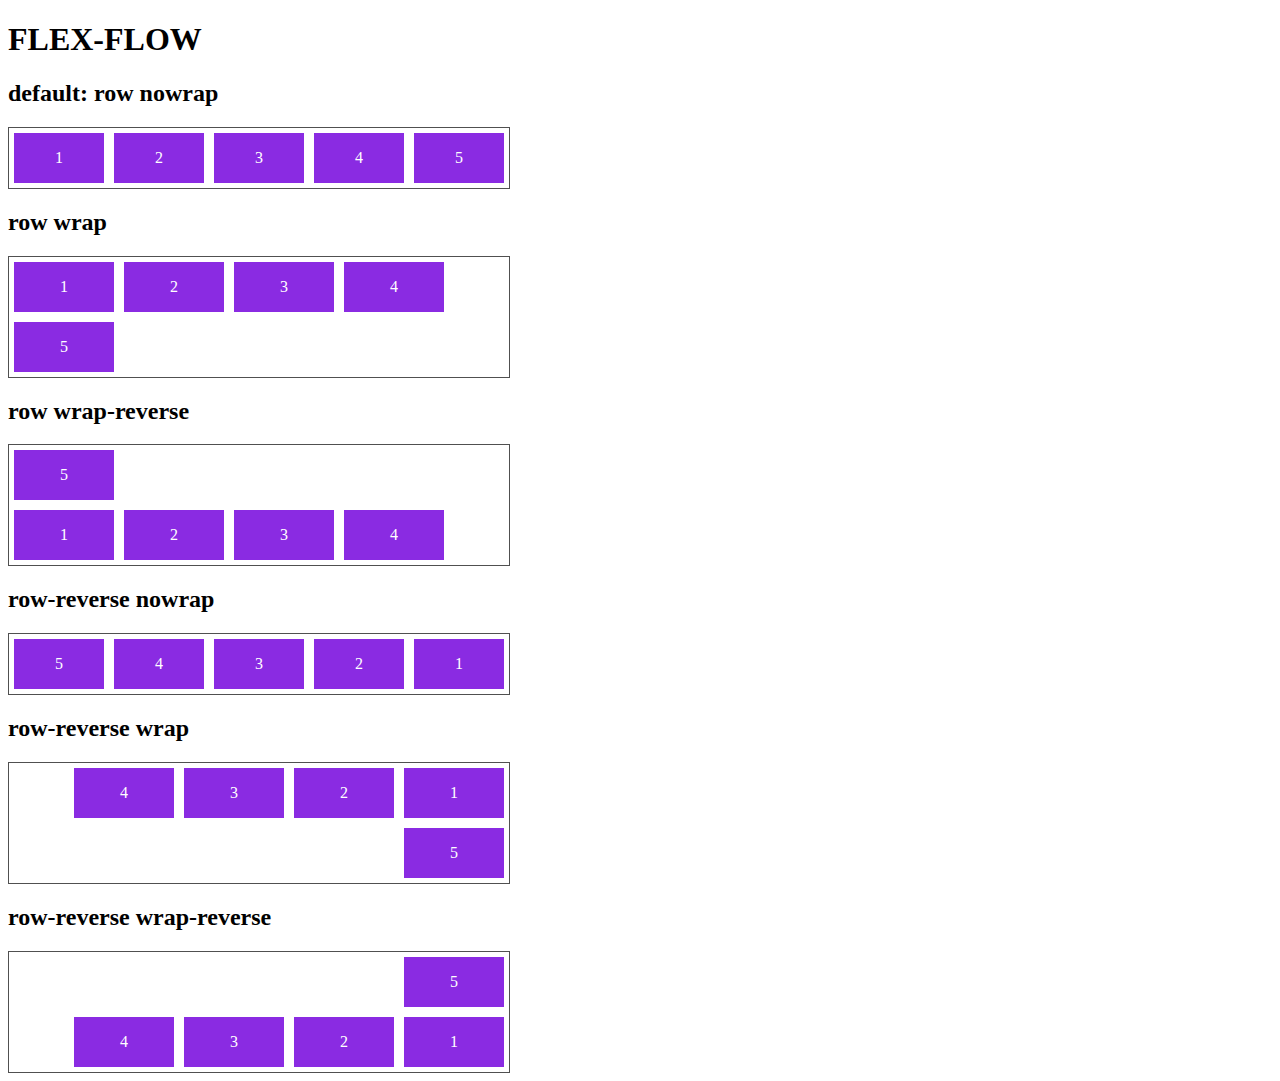
<file: Flexbox em CSS5/flex_flow.html>
<!DOCTYPE html>
<html lang="en">
<head>
    <meta charset="UTF-8">
    <meta http-equiv="X-UA-Compatible" content="IE=edge">
    <meta name="viewport" content="width=device-width, initial-scale=1.0">
    <title>Flex Flow</title>

    <style>
        .flex-container{
            display: flex;
            border: 1px solid #505050;
            max-width: 500px;
        }

        .default{
            flex-flow: row nowrap;
        }

        .wrap{
            flex-flow: row wrap;
        }

        .wrap-reverse{
            flex-flow: row wrap-reverse;
        }

        .r-nowrap{
            flex-flow: row-reverse nowrap;
        }

        .r-wrap{
            flex-flow: row-reverse wrap;
        }

        .rr-wrap-reverse{
            flex-flow:row-reverse wrap-reverse
        }
        .item{
            background-color: blueviolet;
            margin: 5px;
            color: white;
            text-align: center;
            width: 100px;
            height: 50px;
            line-height: 50px;
        }
    </style>
</head>
<body>
    <h1>FLEX-FLOW</h1>
    <h2>default: row nowrap</h2>
    <div class="flex-container default">
        <div class="item">1</div>
        <div class="item">2</div>
        <div class="item">3</div>
        <div class="item">4</div>
        <div class="item">5</div>
    </div>

    <h2>row wrap</h2>
    <div class="flex-container wrap">
        <div class="item">1</div>
        <div class="item">2</div>
        <div class="item">3</div>
        <div class="item">4</div>
        <div class="item">5</div>
    </div>

    <h2>row wrap-reverse</h2>
    <div class="flex-container wrap-reverse">
        <div class="item">1</div>
        <div class="item">2</div>
        <div class="item">3</div>
        <div class="item">4</div>
        <div class="item">5</div>
    </div>

    <h2>row-reverse nowrap</h2>
    <div class="flex-container r-nowrap">
        <div class="item">1</div>
        <div class="item">2</div>
        <div class="item">3</div>
        <div class="item">4</div>
        <div class="item">5</div>
    </div>

    <h2>row-reverse wrap</h2>
    <div class="flex-container r-wrap">
        <div class="item">1</div>
        <div class="item">2</div>
        <div class="item">3</div>
        <div class="item">4</div>
        <div class="item">5</div>
    </div>

    <h2>row-reverse wrap-reverse</h2>
    <div class="flex-container rr-wrap-reverse">
        <div class="item">1</div>
        <div class="item">2</div>
        <div class="item">3</div>
        <div class="item">4</div>
        <div class="item">5</div>
    </div>


</body>
</html>
</file>
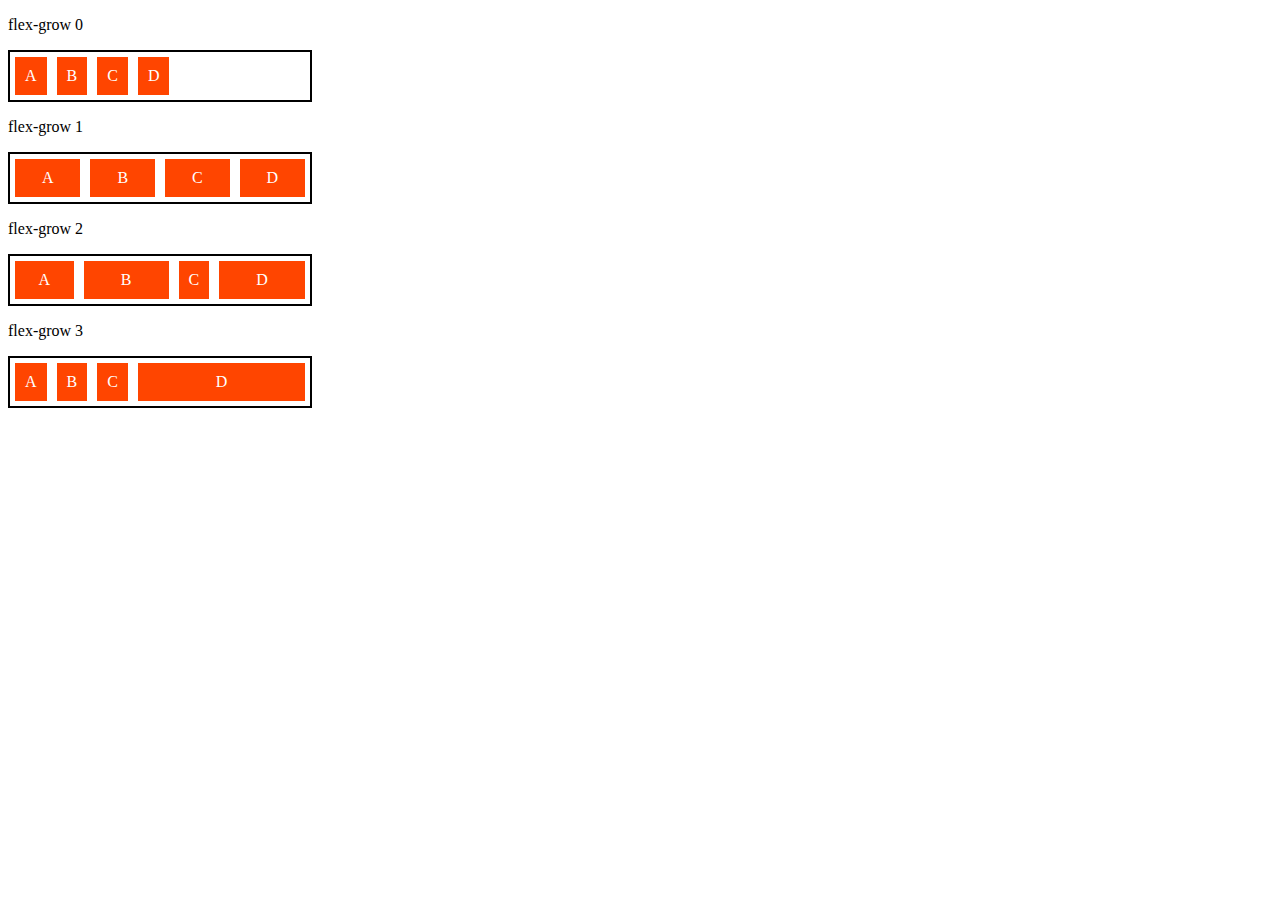
<file: Flexbox em CSS5/flex_grow.html>
<!DOCTYPE html>
<html lang="en">
<head>
    <meta charset="UTF-8">
    <meta http-equiv="X-UA-Compatible" content="IE=edge">
    <meta name="viewport" content="width=device-width, initial-scale=1.0">
    <title>Flex-grow</title>
    <style>
        .container{
            display: flex;
            border: 2px solid black;
            max-width: 300px;
            margin-bottom: 10px;
        }

        .item{
            background-color: orangered;
            margin: 5px;
            padding: 10px;
            text-align: center;
            color: white;
        }

        .fg-0{
            flex-grow: 0;
        }

        .fg-1{
            flex-grow: 1;
        }

        .fg-2{
            flex-grow: 2;
        }

        .fg-3{
            flex-grow: 3;
        }
    </style>
</head>
<body>

    <p>flex-grow 0</p>
    <div class="container">
        <div class="item fg-0">A</div>
        <div class="item fg-0">B</div>
        <div class="item fg-0">C</div>
        <div class="item fg-0">D</div>
    </div>

    <p>flex-grow 1</p>
    <div class="container">
        <div class="item fg-1">A</div>
        <div class="item fg-1">B</div>
        <div class="item fg-1">C</div>
        <div class="item fg-1">D</div>
    </div>

    <p>flex-grow 2</p>
    <div class="container">
        <div class="item fg-1">A</div>
        <div class="item fg-2">B</div>
        <div class="item fg-0">C</div>
        <div class="item fg-2">D</div>
    </div>


    <p>flex-grow 3</p>
    <div class="container">
        <div class="item fg-0">A</div>
        <div class="item fg-0">B</div>
        <div class="item fg-0">C</div>
        <div class="item fg-3">D</div>
    </div>
</body>
</html>
</file>
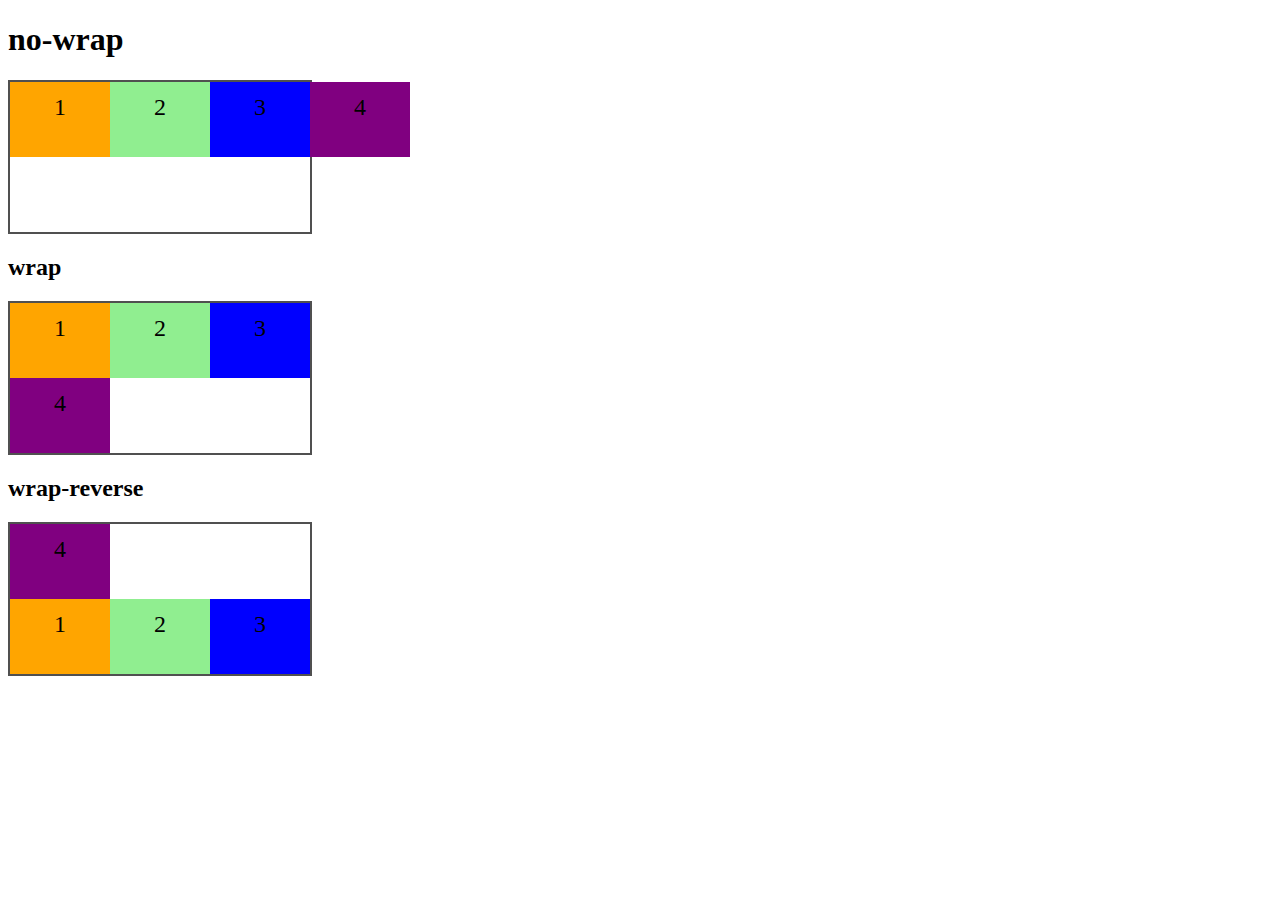
<file: Flexbox em CSS5/flex_wrap.html>
<!DOCTYPE html>
<html lang="en">
<head>
    <meta charset="UTF-8">
    <meta http-equiv="X-UA-Compatible" content="IE=edge">
    <meta name="viewport" content="width=device-width, initial-scale=1.0">
    <title>Fundamentos - flex wrap</title>

    <style>
        .flex-container{
            display: flex;
            height: 150px;
            border: 2px solid #505050;
            max-width: 300px;
        }

        .item{
            font-size: 24px;
            height: 50%;
            text-align: center;
            min-width: 100px;
            line-height: 50px;
        }

        .nowrap{
            flex-wrap: nowrap;
        }

        .wrap{
            flex-wrap: wrap;
        }

        .wrap-reverse{
            flex-wrap: wrap-reverse;
        }

        .blue{
            background-color: blue;
        }

        .green{
            background-color: lightgreen;
        }

        .orange{
            background-color: orange;
        }
        .purple{
            background-color: purple;
        }
    </style>
</head>
<body>
    <h1>no-wrap</h1>

    <div class="flex-container">
        <div class="item orange">1</div>
        <div class="item green">2</div>
        <div class="item blue">3</div>
        <div class="item purple">4</div>
    </div>

    <h2>wrap</h2>

    <div class="flex-container wrap">
        <div class="item orange">1</div>
        <div class="item green">2</div>
        <div class="item blue">3</div>
        <div class="item purple">4</div>
    </div>

    <h2>wrap-reverse</h2>

    <div class="flex-container wrap-reverse">
        <div class="item orange">1</div>
        <div class="item green">2</div>
        <div class="item blue">3</div>
        <div class="item purple">4</div>
    </div>
</body>
</html>
</file>
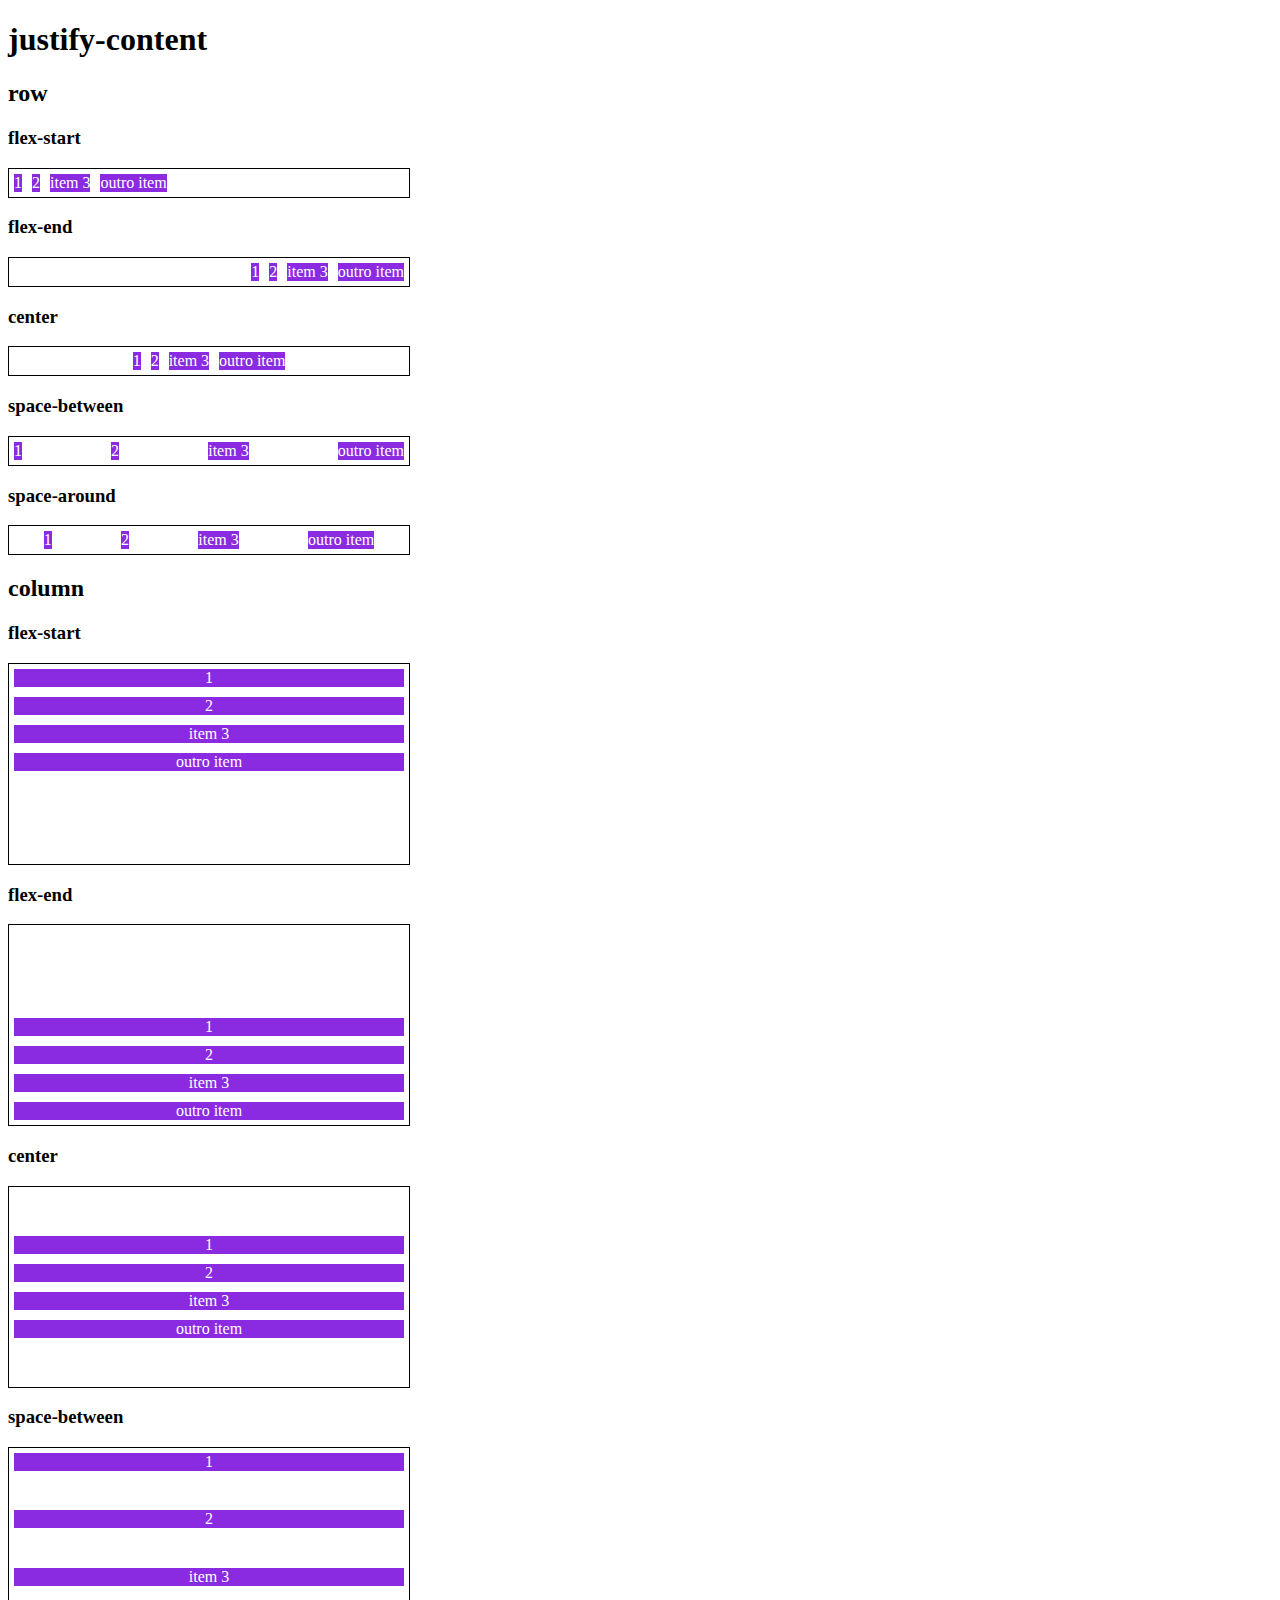
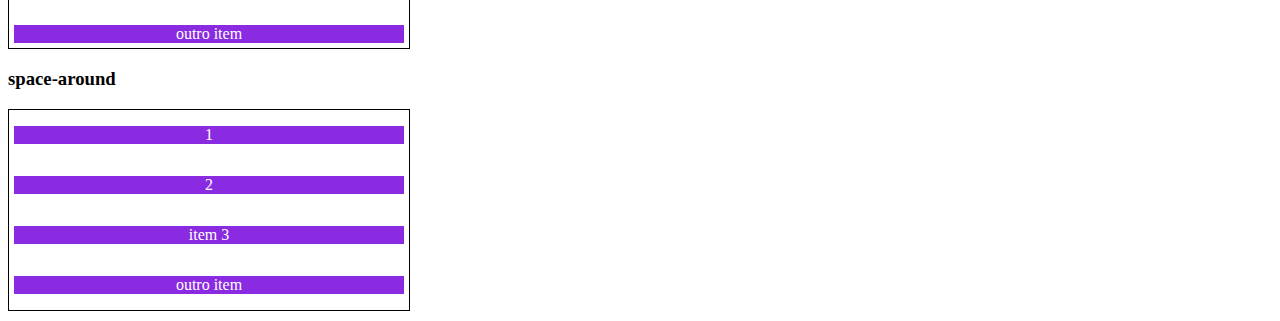
<file: Flexbox em CSS5/justify_content.html>
<!DOCTYPE html>
<html lang="en">
<head>
    <meta charset="UTF-8">
    <meta http-equiv="X-UA-Compatible" content="IE=edge">
    <meta name="viewport" content="width=device-width, initial-scale=1.0">
    <title>Justify Conten</title>

    <style>
        .container{
            max-width: 400px;
            border: 1px solid black;
            margin: 0;
            display: flex;
            margin-bottom: 10px;
        }

        .item{
            background-color: blueviolet;
            margin: 5px;
            text-align: center;
            color: white;
        }

        .column{
            flex-direction: column;
            min-height: 200px;
        }

        .flex-start{
            justify-content: flex-start;
        }

        .flex-end{
            justify-content: flex-end;
        }

        .center{
            justify-content: center;
        }

        .space-between{
            justify-content: space-between;
        }

        .space-around{
            justify-content: space-around;
        }
    </style>
</head>
<body>
    <h1>justify-content</h1>

    <h2>row</h2>

    <h3>flex-start</h3>
    <section class="container flex-start">
        <div class="item">1</div>
        <div class="item">2</div>
        <div class="item">item 3</div>
        <div class="item">outro item</div>
    </section>

    <h3>flex-end</h3>
    <section class="container flex-end">
        <div class="item">1</div>
        <div class="item">2</div>
        <div class="item">item 3</div>
        <div class="item">outro item</div>
    </section>

    <h3>center</h3>
    <section class="container center">
        <div class="item">1</div>
        <div class="item">2</div>
        <div class="item">item 3</div>
        <div class="item">outro item</div>
    </section>

    <h3>space-between</h3>
    <section class="container space-between">
        <div class="item">1</div>
        <div class="item">2</div>
        <div class="item">item 3</div>
        <div class="item">outro item</div>
    </section>

    <h3>space-around</h3>
    <section class="container space-around">
        <div class="item">1</div>
        <div class="item">2</div>
        <div class="item">item 3</div>
        <div class="item">outro item</div>
    </section>

    <h2>column</h2>

    <h3>flex-start</h3>
    <section class="container flex-start column">
        <div class="item">1</div>
        <div class="item">2</div>
        <div class="item">item 3</div>
        <div class="item">outro item</div>
    </section>

    <h3>flex-end</h3>
    <section class="container flex-end column">
        <div class="item">1</div>
        <div class="item">2</div>
        <div class="item">item 3</div>
        <div class="item">outro item</div>
    </section>

    <h3>center</h3>
    <section class="container center column">
        <div class="item">1</div>
        <div class="item">2</div>
        <div class="item">item 3</div>
        <div class="item">outro item</div>
    </section>

    <h3>space-between</h3>
    <section class="container space-between column">
        <div class="item">1</div>
        <div class="item">2</div>
        <div class="item">item 3</div>
        <div class="item">outro item</div>
    </section>

    <h3>space-around</h3>
    <section class="container space-around column">
        <div class="item">1</div>
        <div class="item">2</div>
        <div class="item">item 3</div>
        <div class="item">outro item</div>
    </section>


</body>
</html>
</file>
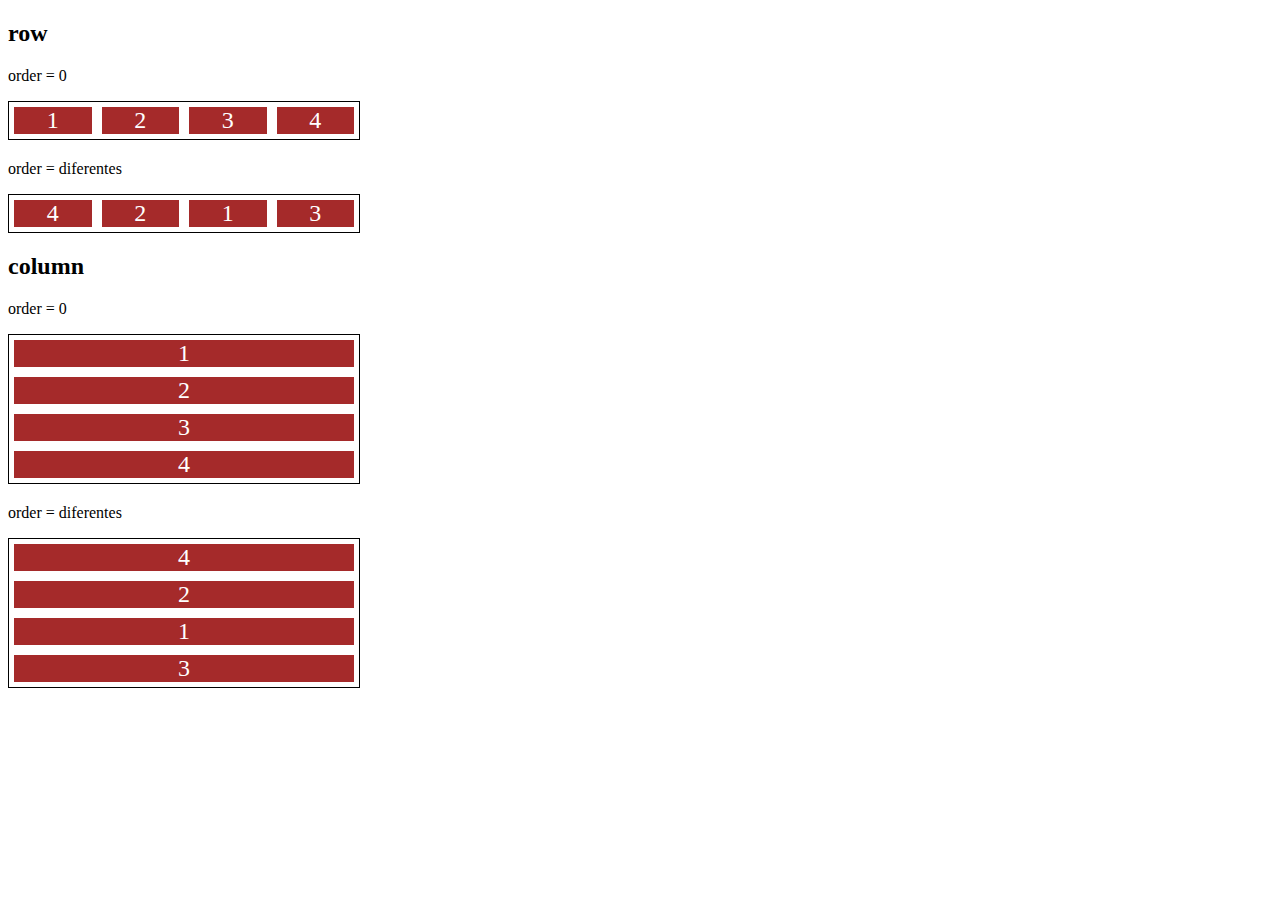
<file: Flexbox em CSS5/order.html>
<!DOCTYPE html>
<html lang="en">
<head>
    <meta charset="UTF-8">
    <meta http-equiv="X-UA-Compatible" content="IE=edge">
    <meta name="viewport" content="width=device-width, initial-scale=1.0">
    <title>Order</title>

    <style>
        .container{
            display: flex;
            max-width: 350px;
            border: 1px solid black;
            margin-bottom: 20px;
        }

        .item{
            flex: 1;
            background: brown;
            color: white;
            text-align: center;
            font-size: 24px;
            margin: 5px;
        }

        .order_1{
            order: 1;
        }

        .order_2{
            order: 2;
        }

        .order_3{
            order: 3;
        }

        .order_4{
            order: 4;
        }

        .direction{
            flex-direction: column;
        }

    </style>
</head>
<body>

    <h2>row</h2>
    <p>order = 0</p>
    <div class="container">
        <div class="item">1</div>
        <div class="item">2</div>
        <div class="item">3</div>
        <div class="item">4</div>
    </div>

    <p>order = diferentes</p>
    <div class="container">
        <div class="item order_3">1</div>
        <div class="item order_2">2</div>
        <div class="item order_3">3</div>
        <div class="item order_1">4</div>
    </div>

    <h2>column</h2>
    <p>order = 0</p>
    <div class="container direction">
        <div class="item">1</div>
        <div class="item">2</div>
        <div class="item">3</div>
        <div class="item">4</div>
    </div>

    <p>order = diferentes</p>
    <div class="container direction">
        <div class="item order_3">1</div>
        <div class="item order_2">2</div>
        <div class="item order_3">3</div>
        <div class="item order_1">4</div>
    </div>
</body>
</html>
</file>
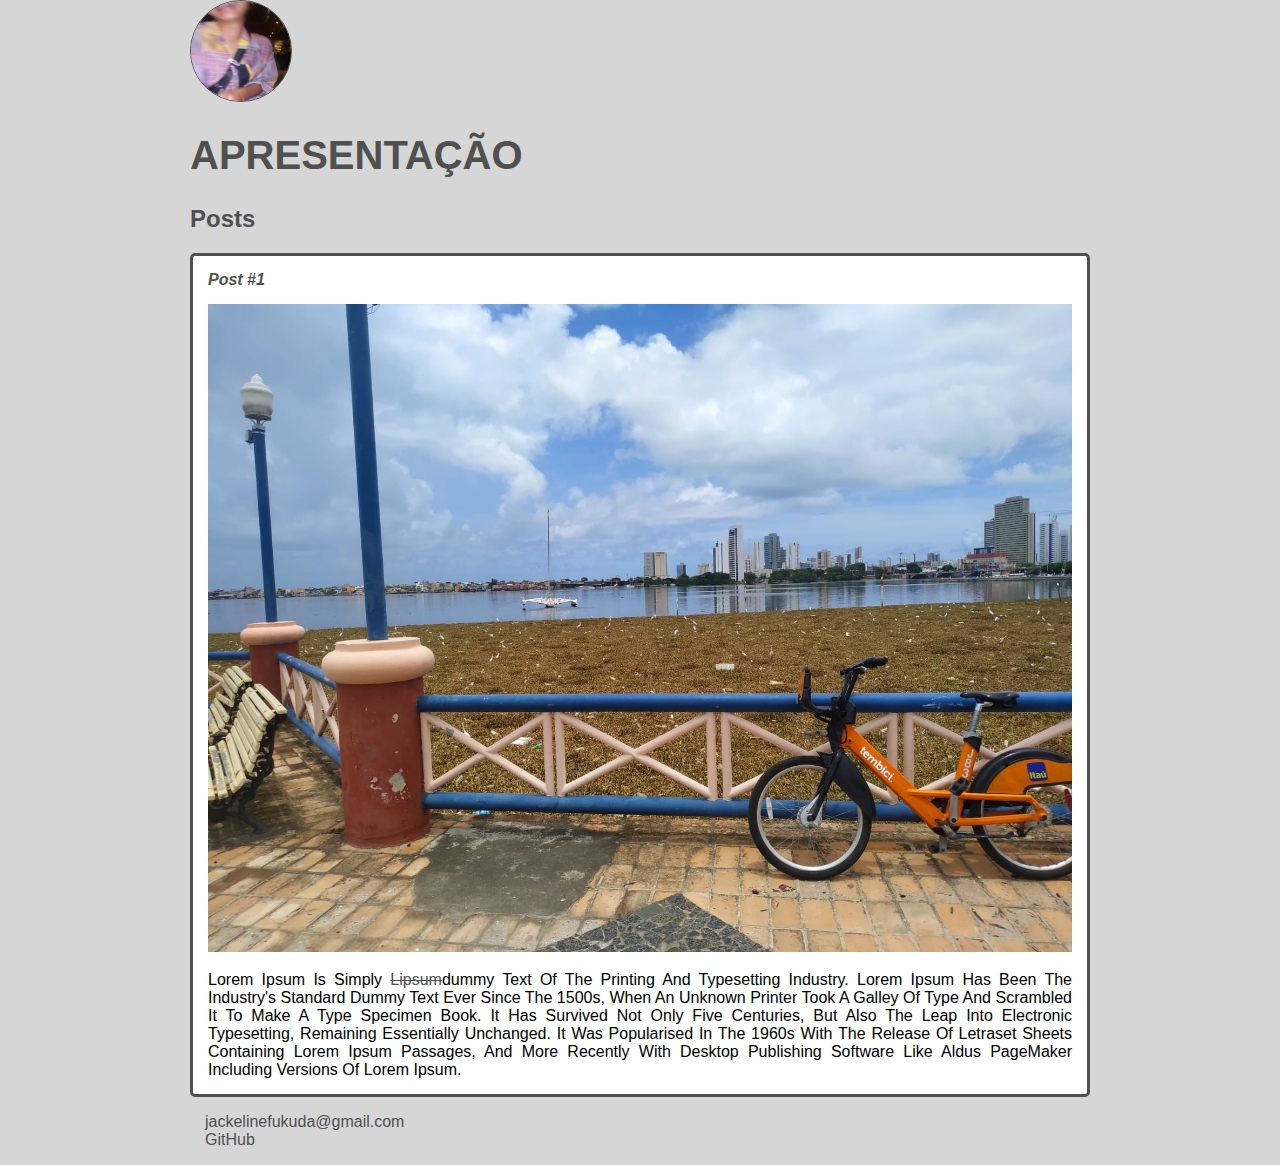
<file: Introdução ao HTML5 e CSS3/site_pessoal.html>
<!DOCTYPE html>
<html>
    <head>
        <meta charset="utf-8">
        <title>Estudos sobre websites</title>
        <link rel="stylesheet" href="style.css">
    </head>
    <body>
        <header>
            <img src="jack.jpeg" alt="foto de jack" class="photo">
            <h1 id="title">Apresentação</h1>
        </header>
        <section>
            <header>
                <h2 class="subtitles">Posts</h2>
            </header>
            <article class="post">
                <header>
                    <h3 class="post_title">Post #1</h3>
                    <img src="bike.jpeg" alt="foto de bicicleta itau" class="post_image">
                </header>
                <p class="post_content">
                    Lorem Ipsum is simply <a href= https://www.lipsum.com target="_blank">lipsum</a>dummy text of the printing and typesetting industry. 
                    Lorem Ipsum has been the industry's standard dummy text ever since the 1500s, 
                    when an unknown printer took a galley of type and scrambled it to make a type specimen book. 
                    It has survived not only five centuries, but also the leap into electronic typesetting, 
                    remaining essentially unchanged. It was popularised in the 1960s with the release of 
                    Letraset sheets containing Lorem Ipsum passages, and more recently with desktop publishing 
                    software like Aldus PageMaker including versions of Lorem Ipsum.
                </p>
            </article>
        </section>
        <footer>
            <ul class="contact_list">
                <li>
                    <a href="mailto:jackelinefukuda@gmail.com">jackelinefukuda@gmail.com</a>
                </li>
                <li>
                    <a href="https://github.com/jackelinefukuda" target="_blank">GitHub</a>
                </li>
            </ul>
        </footer>
    </body>
</html>
</file>
<file: Desafios/Desafio 01_Instagram/style.css>
*{
    padding: 0;
    margin: 0;
    box-sizing: border-box;
    text-decoration: none;
    font-family: sans-serif;
    font-size: 14px;
}

body {
    width: 100%;
    min-height: 100vh;
    background-color: rgb(243, 243, 243);
    margin: 0;
    padding: flex;
    justify-content: center;
}

.principal{
    display: flex;
    justify-content: center;
}

.instagram-wrapper {
    display: flex;
    align-items: center;
    justify-content:center;
    width: 60%;
    height: 100vh;
}

.instagram-phone{
    display: flex;
    align-items: center;
    justify-content: center;
    width: 50%;
}

.instagram-phone img{
    height: 50rem;
}

.instagram-continue{
    display: flex;
    align-items: center; /*horizontal*/
    justify-content: space-around; /*vertical*/
    flex-direction: column;
    width: 50%;
    min-height: 34rem;
}

.group{
    display: flex;
    justify-content: space-between;
    align-items: center;
    flex-direction: column;
    background-color: white;
    width: 100%;
    padding: 1.3rem 0;
    border: 1px solid lightgray;
}

.group:nth-child(1) {
    min-height: 19rem;
}

.group:nth-child(2){
    margin-top: 20px;
}

.instagram-logo{
    height: 5rem;
}

.profile-photo{
    display: flex;
    justify-content: center;
    align-items: center;
    border-radius: 50%;
    overflow: hidden;
    margin-top: 30px;
}

.profile-photo img{
    height: 6rem;
}

.instagram-login {
    background-color: #0095f6;
    color: white;
    padding: 8px;
    border-radius: 4px;
    margin-top: 40px;
}

.instagram-logout {
    color: #0095f6;
    margin-top: 1rem;
}

.not-account {
    color: rbg(160, 160, 160);
}

.link-blue{
    color: #0095f6;
}

.get-the-app {
    display: flex;
    flex-direction: column;
    align-items: center;
    justify-content: center;
    width: 100%;
    padding: 1.3rem 0;
}

.download{
    display: flex;
    width: 100%;
    justify-content: space-evenly;
    align-items: center;
    padding: 1 rem;
}

.app-download {
    height: 3rem;
    width: 10rem;
    background-size: cover;
    margin-top: 10px;

}

.app-download:nth-child(1){
    background-image: url('apple_button.png');
}

.app-download:nth-child(2){
    background-image: url('googleplay_button.png');
}

/* media queriers */

@media (max-width: 1024px){
    .instagram-wrapper{
        width: 90%;
    }
}

@media (max-width: 650px) {
    body {
        background-color: white;
    }
    .instagram-wrapper{
        width: 90%;
    }
    .instagram-phone{
        display: none;
    }
    .instagram-continue{
        width: 100%;
    }
    .group{
        border: 1px solid transparent;
    }
}
</file>
<file: Introdução ao HTML5 e CSS3/style.css>
body {
    background: #cccc;
    font-family: Verdana, Geneva, Tahoma, sans-serif;
    max-width: 900px;
    margin: auto;
}

.photo{
    border: 1px solid #505050;
    border-radius: 50%;
    width: 100px;
    height: 100px;
}

#title, .subtitles, .post_title{
    color: #505050;
}

#title{
    font-size: 40px;
    text-transform: uppercase;
}

a{
    text-decoration: line-through;
    color: #505050;
}

.post_title {
    font-size: 16px;
    font-style: italic;
    margin: 0;
    margin-bottom: 15px;
}

.post {
    background-color: white;
    padding: 15px;
    border: 3px solid #505050;
    margin-bottom: 15px;
    border-radius: 5px;
}

.post_content{
    margin: 0;
    margin-bottom: 15 px;
    text-transform: capitalize;
    text-align: justify;
}

.post_image {
    margin-bottom: 15px;
    width: 100%;
}

.contact_list{
    list-style-type: none;
    padding-left: 15px;
}

.contact_list li a {
    text-decoration: none;
}
</file>
